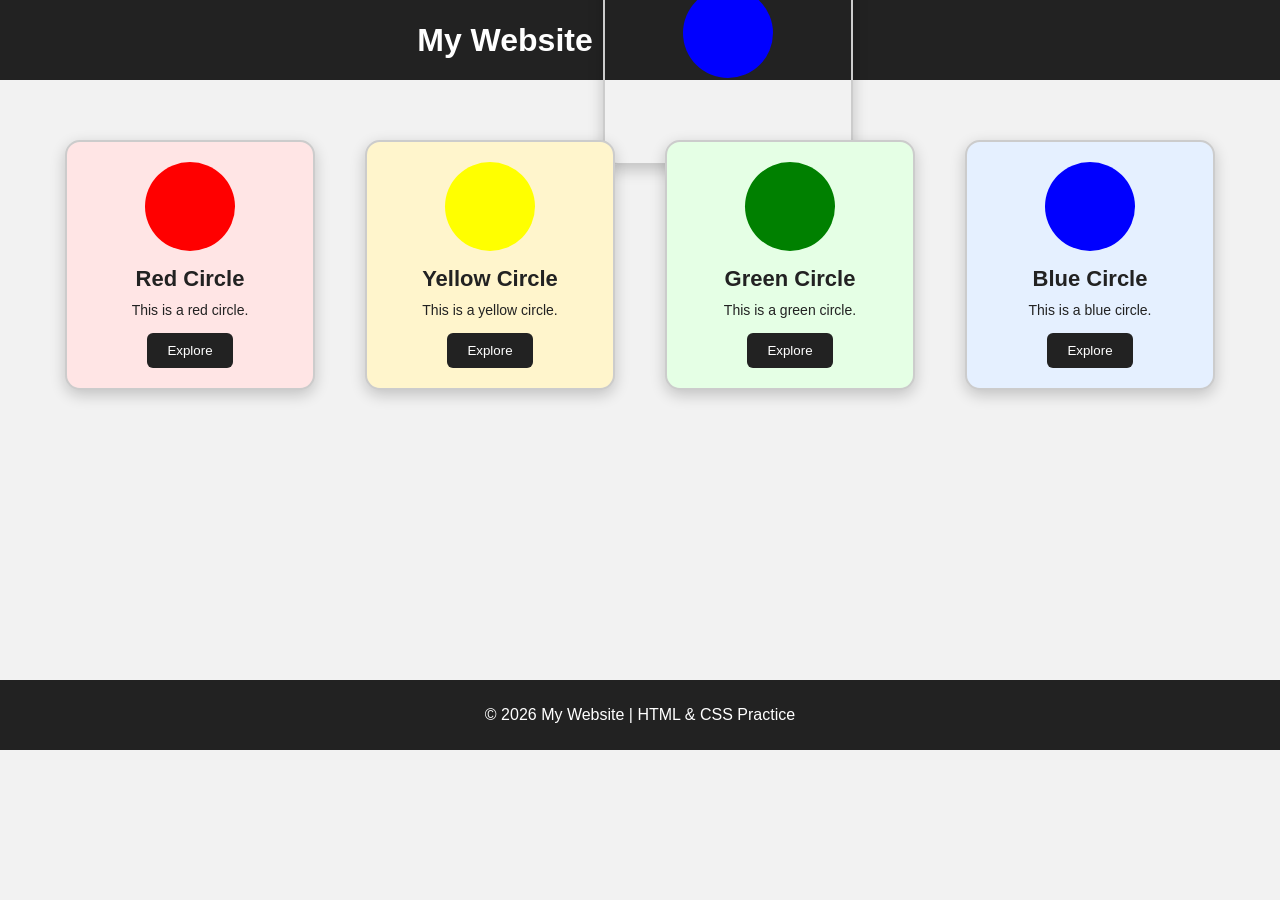
<file: html-practice/gcr-codebase/index.html>
<!DOCTYPE html>
<html lang="en">

<head>
    <meta charset="UTF-8">
    <meta name="viewport" content="width=device-width, initial-scale=1.0">
    <title>My Website</title>

    <style>

        * {
            margin: 0;
            padding: 0;
            box-sizing: border-box;
        }
         .box7{
            width: 50px;
            height: 50px;

            padding: 20px;
            margin: 10px;

            border: 2px solid #ccc;
            border-radius: 15px;

        }

        body {
            font-family: Arial, sans-serif;
            background-color: #f2f2f2;
            color: #222;
        }
       


        /* HEADER */

        header {
            width: 100%;
            height: 80px;
            background-color: #222;

            display: flex;
            justify-content: center;
            align-items: center;

            padding: 20px;
        }

        header h1 {
            color: white;
            font-size: 32px;
        }

        /* MAIN */

        main {
            min-height: 600px;
            padding: 50px 20px;
        }

        /* CONTAINER */

        .container {
            display: flex;
            justify-content: center;
            align-items: center;

            gap: 30px;
            flex-wrap: wrap;
        }

        /* BOX */

        .box {
            width: 250px;
            height: 250px;

            padding: 20px;
            margin: 10px;

            border: 2px solid #ccc;
            border-radius: 15px;

            box-shadow: 0 5px 15px rgba(0, 0, 0, 0.2);

            display: flex;
            flex-direction: column;
            justify-content: center;
            align-items: center;
        }

        .box1 {
            background-color: #ffe5e5;
        }

        .box2 {
            background-color: #fff5cc;
        }

        .box3 {
            background-color: #e5ffe5;
        }

        .box4 {
            background-color: #e5f0ff;
        }

        /* CIRCLE */

        .circle {
            width: 90px;
            height: 90px;

            border-radius: 50%;
            margin-bottom: 15px;
        }

        .red {
            background-color: red;
        }

        .yellow {
            background-color: yellow;
        }

        .green {
            background-color: green;
        }

        .blue {
            background-color: blue;
        }

        /* TEXT */

        .box h3 {
            font-size: 22px;
            margin-bottom: 10px;
        }

        .box p {
            font-size: 14px;
            margin-bottom: 15px;
        }

        /* BUTTON */

        button {
            padding: 10px 20px;

            background-color: #222;
            color: white;

            border: none;
            border-radius: 6px;

            cursor: pointer;
        }

        button:hover {
            background-color: #555;
        }

        /* FOOTER */

        footer {
            width: 100%;
            height: 70px;

            background-color: #222;
            color: white;

            display: flex;
            justify-content: center;
            align-items: center;

            padding: 20px;
        }

        /* RESPONSIVE */

        @media (max-width: 700px) {

            .box {
                width: 90%;
            }

            header h1 {
                font-size: 28px;
            }
        }

    </style>
</head>

<body>

    <!-- HEADER -->

    <header>
        <h1>My Website</h1>
        <div class="box box7">
                <div class="circle blue"></div>
                <!-- <h3>Blue Circle</h3>
                <p>This is a blue circle.</p>
                <button>Explore</button> -->

        </div>
    </header>


    <!-- MAIN -->

    <main>

        <div class="container">

            <div class="box box1">
                <div class="circle red"></div>
                <h3>Red Circle</h3>
                <p>This is a red circle.</p>
                <button>Explore</button>
            </div>

            <div class="box box2">
                <div class="circle yellow"></div>
                <h3>Yellow Circle</h3>
                <p>This is a yellow circle.</p>
                <button>Explore</button>
            </div>

            <div class="box box3">
                <div class="circle green"></div>
                <h3>Green Circle</h3>
                <p>This is a green circle.</p>
                <button>Explore</button>
            </div>

            <div class="box box4">
                <div class="circle blue"></div>
                <h3>Blue Circle</h3>
                <p>This is a blue circle.</p>
                <button>Explore</button>
            </div>

            

    </main>


    <!-- FOOTER -->

    <footer>
        <p>© 2026 My Website | HTML & CSS Practice</p>
    </footer>

</body>

</html>
</file>
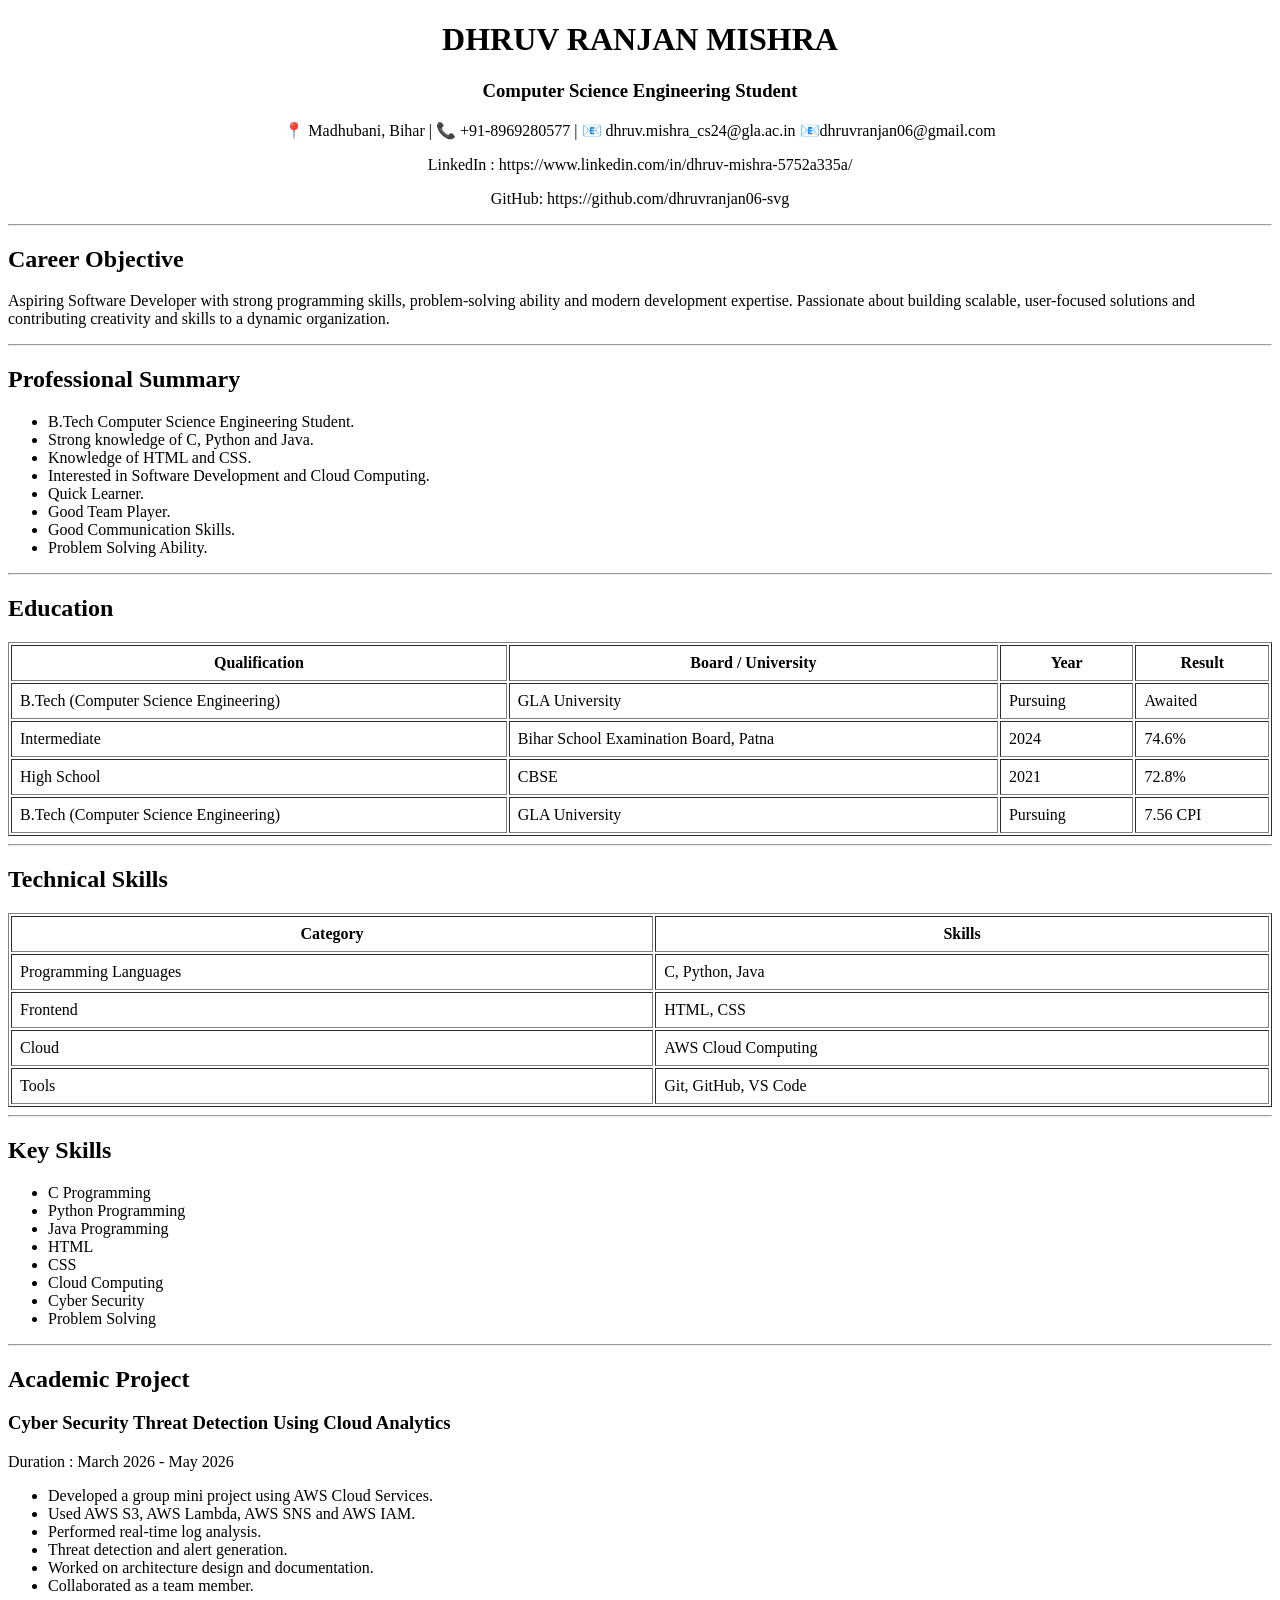
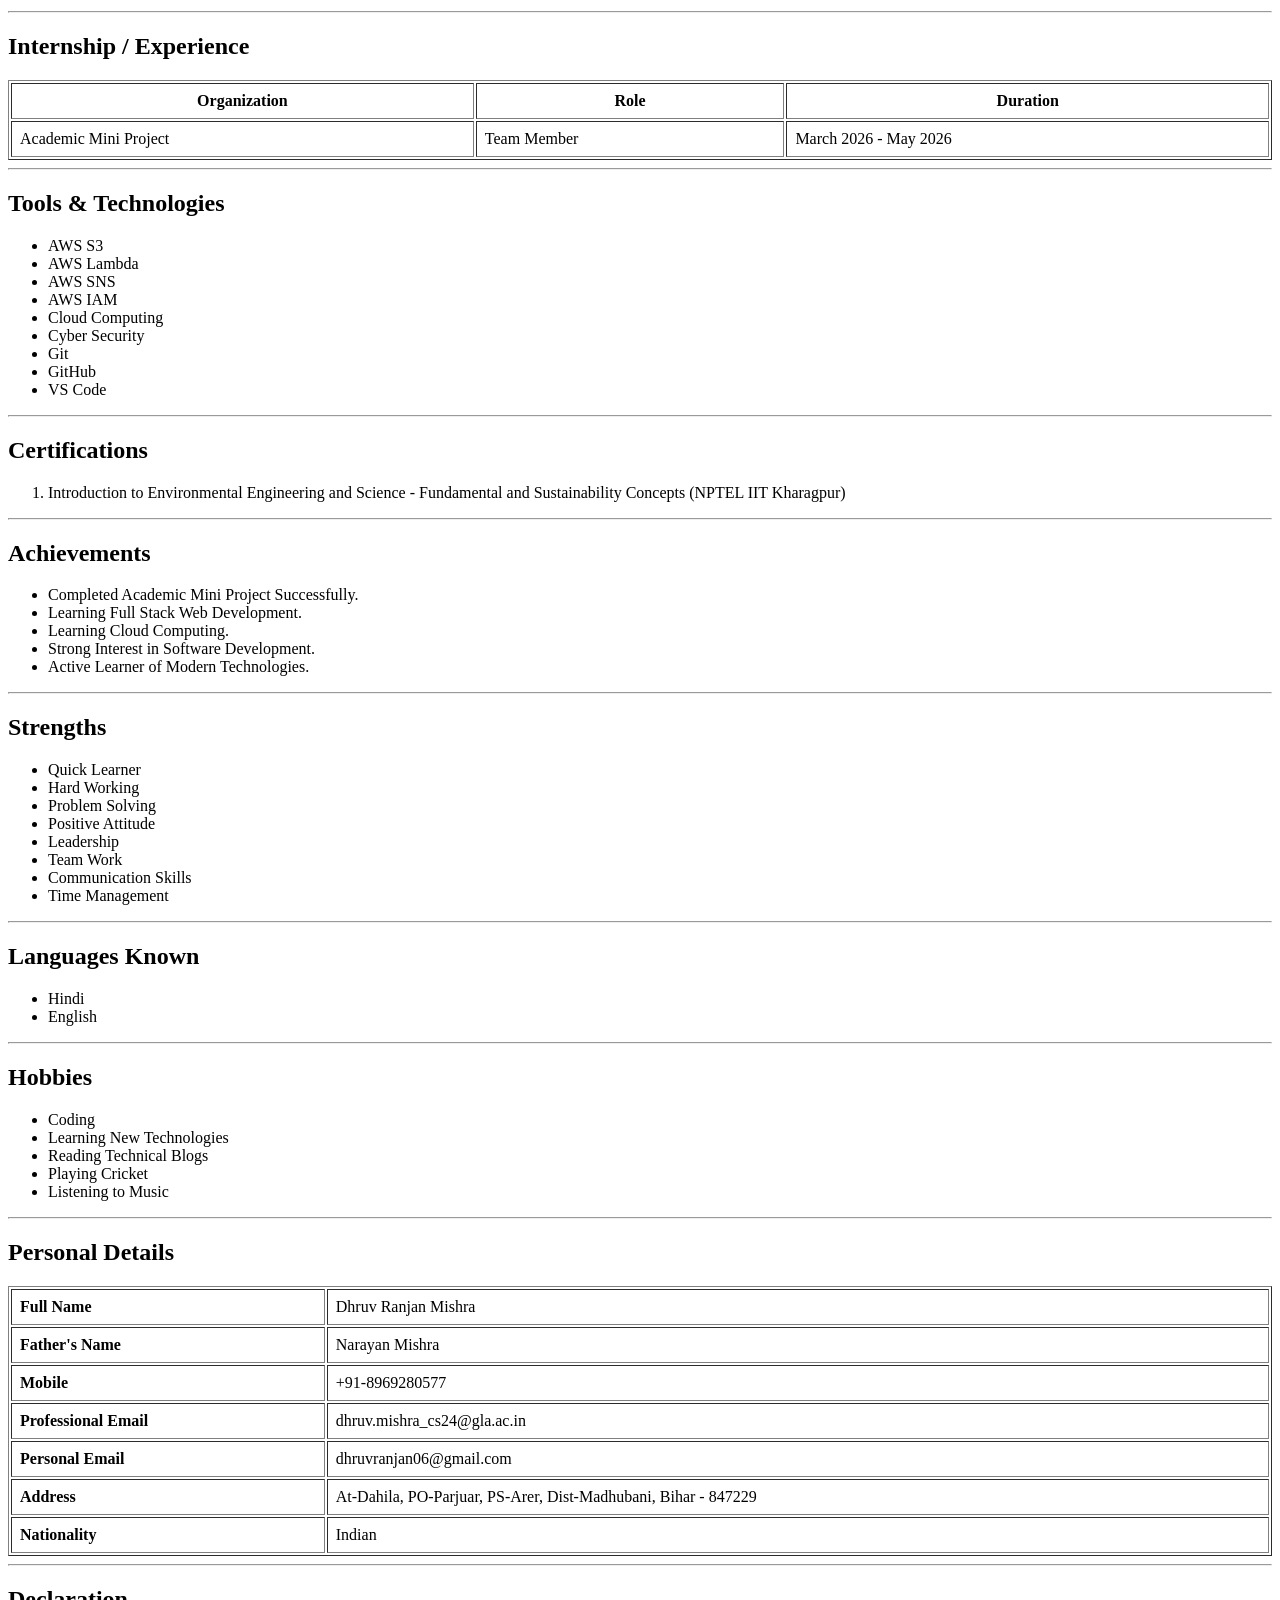
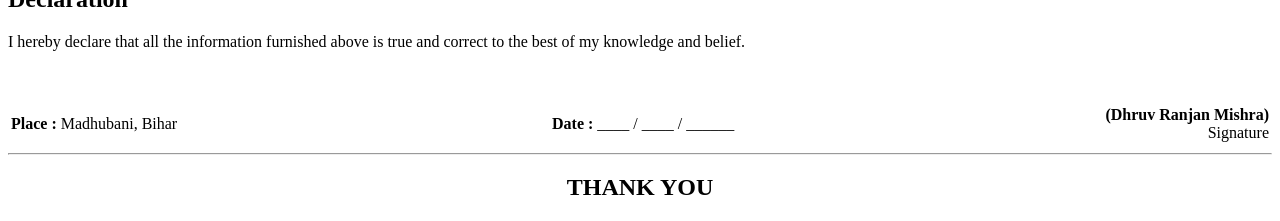
<file: html-practice/gcr-codebase/resume.html>
<!DOCTYPE html>
<html lang="en">

<head>

    <meta charset="UTF-8">

    <meta name="viewport" content="width=device-width, initial-scale=1.0">

    <title>Professional Resume</title>

</head>

<body>

    <center>

        <h1>DHRUV RANJAN MISHRA</h1>

        <h3>Computer Science Engineering Student</h3>

        <p>

            📍 Madhubani, Bihar

            |

            📞 +91-8969280577

            |

            📧 dhruv.mishra_cs24@gla.ac.in
            📧dhruvranjan06@gmail.com
            

        </p>

        <p>

            LinkedIn :

            https://www.linkedin.com/in/dhruv-mishra-5752a335a/

        </p>
         <p>

            GitHub:

           https://github.com/dhruvranjan06-svg
        </p>

    </center>

    <hr>

    <h2>Career Objective</h2>

    <p>

        Aspiring Software Developer with strong programming skills,
        problem-solving ability and modern development expertise.
        Passionate about building scalable, user-focused solutions
        and contributing creativity and skills to a dynamic organization.

    </p>

    <hr>

    <h2>Professional Summary</h2>

    <ul>

        <li>B.Tech Computer Science Engineering Student.</li>

        <li>Strong knowledge of C, Python and Java.</li>

        <li>Knowledge of HTML and CSS.</li>

        <li>Interested in Software Development and Cloud Computing.</li>

        <li>Quick Learner.</li>

        <li>Good Team Player.</li>

        <li>Good Communication Skills.</li>

        <li>Problem Solving Ability.</li>

    </ul>

    <hr>

    <h2>Education</h2>

    <table border="1" width="100%" cellpadding="8">

        <tr>

            <th>Qualification</th>

            <th>Board / University</th>

            <th>Year</th>

            <th>Result</th>

        </tr>

        <tr>

            <td>B.Tech (Computer Science Engineering)</td>

            <td>GLA University</td>

            <td>Pursuing</td>

            <td>Awaited</td>

        </tr>

        <tr>

            <td>Intermediate</td>

            <td>Bihar School Examination Board, Patna</td>

            <td>2024</td>

            <td>74.6%</td>

        </tr>

        <tr>

            <td>High School</td>

            <td>CBSE</td>

            <td>2021</td>

            <td>72.8%</td>

        </tr>
        <tr>

    <td>B.Tech (Computer Science Engineering)</td>

    <td>GLA University</td>

    <td>Pursuing</td>

    <td>7.56 CPI</td>

</tr>

    </table>

    <hr>

    <h2>Technical Skills</h2>

    <table border="1" width="100%" cellpadding="8">

        <tr>

            <th>Category</th>

            <th>Skills</th>

        </tr>

        <tr>

            <td>Programming Languages</td>

            <td>C, Python, Java</td>

        </tr>

        <tr>

            <td>Frontend</td>

            <td>HTML, CSS</td>

        </tr>

        <tr>

            <td>Cloud</td>

            <td>AWS Cloud Computing</td>

        </tr>

        <tr>

            <td>Tools</td>

            <td>Git, GitHub, VS Code</td>

        </tr>

    </table>

    <hr>

    <h2>Key Skills</h2>

    <ul>

        <li>C Programming</li>

        <li>Python Programming</li>

        <li>Java Programming</li>

        <li>HTML</li>

        <li>CSS</li>

        <li>Cloud Computing</li>

        <li>Cyber Security</li>

        <li>Problem Solving</li>

    </ul>

    <hr>

    <h2>Academic Project</h2>

    <h3>Cyber Security Threat Detection Using Cloud Analytics</h3>

    <p>

        Duration : March 2026 - May 2026

    </p>

    <ul>

        <li>Developed a group mini project using AWS Cloud Services.</li>

        <li>Used AWS S3, AWS Lambda, AWS SNS and AWS IAM.</li>

        <li>Performed real-time log analysis.</li>

        <li>Threat detection and alert generation.</li>

        <li>Worked on architecture design and documentation.</li>

        <li>Collaborated as a team member.</li>

    </ul>

    <hr>
    
    <h2>Internship / Experience</h2>

    <table border="1" width="100%" cellpadding="8">

        <tr>

            <th>Organization</th>

            <th>Role</th>

            <th>Duration</th>

        </tr>

        <tr>

            <td>Academic Mini Project</td>

            <td>Team Member</td>

            <td>March 2026 - May 2026</td>

        </tr>

    </table>

    <hr>

    <h2>Tools & Technologies</h2>

    <ul>

        <li>AWS S3</li>

        <li>AWS Lambda</li>

        <li>AWS SNS</li>

        <li>AWS IAM</li>

        <li>Cloud Computing</li>

        <li>Cyber Security</li>

        <li>Git</li>

        <li>GitHub</li>

        <li>VS Code</li>

    </ul>

    <hr>

    <h2>Certifications</h2>

    <ol>

        <li>
            Introduction to Environmental Engineering and Science -
            Fundamental and Sustainability Concepts (NPTEL IIT Kharagpur)
        </li>

    </ol>

    <hr>

    <h2>Achievements</h2>

    <ul>

        <li>Completed Academic Mini Project Successfully.</li>

        <li>Learning Full Stack Web Development.</li>

        <li>Learning Cloud Computing.</li>

        <li>Strong Interest in Software Development.</li>

        <li>Active Learner of Modern Technologies.</li>

    </ul>

    <hr>

    <h2>Strengths</h2>

    <ul>

        <li>Quick Learner</li>

        <li>Hard Working</li>

        <li>Problem Solving</li>

        <li>Positive Attitude</li>

        <li>Leadership</li>

        <li>Team Work</li>

        <li>Communication Skills</li>

        <li>Time Management</li>

    </ul>

    <hr>

    <h2>Languages Known</h2>

    <ul>

        <li>Hindi</li>

        <li>English</li>

    </ul>

    <hr>

    <h2>Hobbies</h2>

    <ul>

        <li>Coding</li>

        <li>Learning New Technologies</li>

        <li>Reading Technical Blogs</li>

        <li>Playing Cricket</li>

        <li>Listening to Music</li>

    </ul>

    <hr>

    <h2>Personal Details</h2>

    <table border="1" width="100%" cellpadding="8">

        <tr>

            <td><b>Full Name</b></td>

            <td>Dhruv Ranjan Mishra</td>

        </tr>

        <tr>

            <td><b>Father's Name</b></td>

            <td>Narayan Mishra</td>

        </tr>

        <tr>

            <td><b>Mobile</b></td>

            <td>+91-8969280577</td>

        </tr>

        <tr>

            <td><b>Professional Email</b></td>

            <td>dhruv.mishra_cs24@gla.ac.in</td>

        </tr>

        <tr>

            <td><b>Personal Email</b></td>

            <td>dhruvranjan06@gmail.com</td>

        </tr>

        <tr>

            <td><b>Address</b></td>

            <td>
                At-Dahila, PO-Parjuar,
                PS-Arer,
                Dist-Madhubani,
                Bihar - 847229
            </td>

        </tr>

        <tr>

            <td><b>Nationality</b></td>

            <td>Indian</td>

        </tr>

    </table>

    <hr>

    <h2>Declaration</h2>

    <p>

        I hereby declare that all the information furnished above is true
        and correct to the best of my knowledge and belief.

    </p>

    <br><br>

    <table width="100%">

        <tr>

            <td>

                <b>Place :</b> Madhubani, Bihar

            </td>

            <td align="center">

                <b>Date :</b> ____ / ____ / ______

            </td>

            <td align="right">

                <b>(Dhruv Ranjan Mishra)</b>

                <br>

                Signature

            </td>

        </tr>

    </table>

    <hr>

    <center>

        <h2>THANK YOU</h2>

    </center>

</body>

</html>
</file>
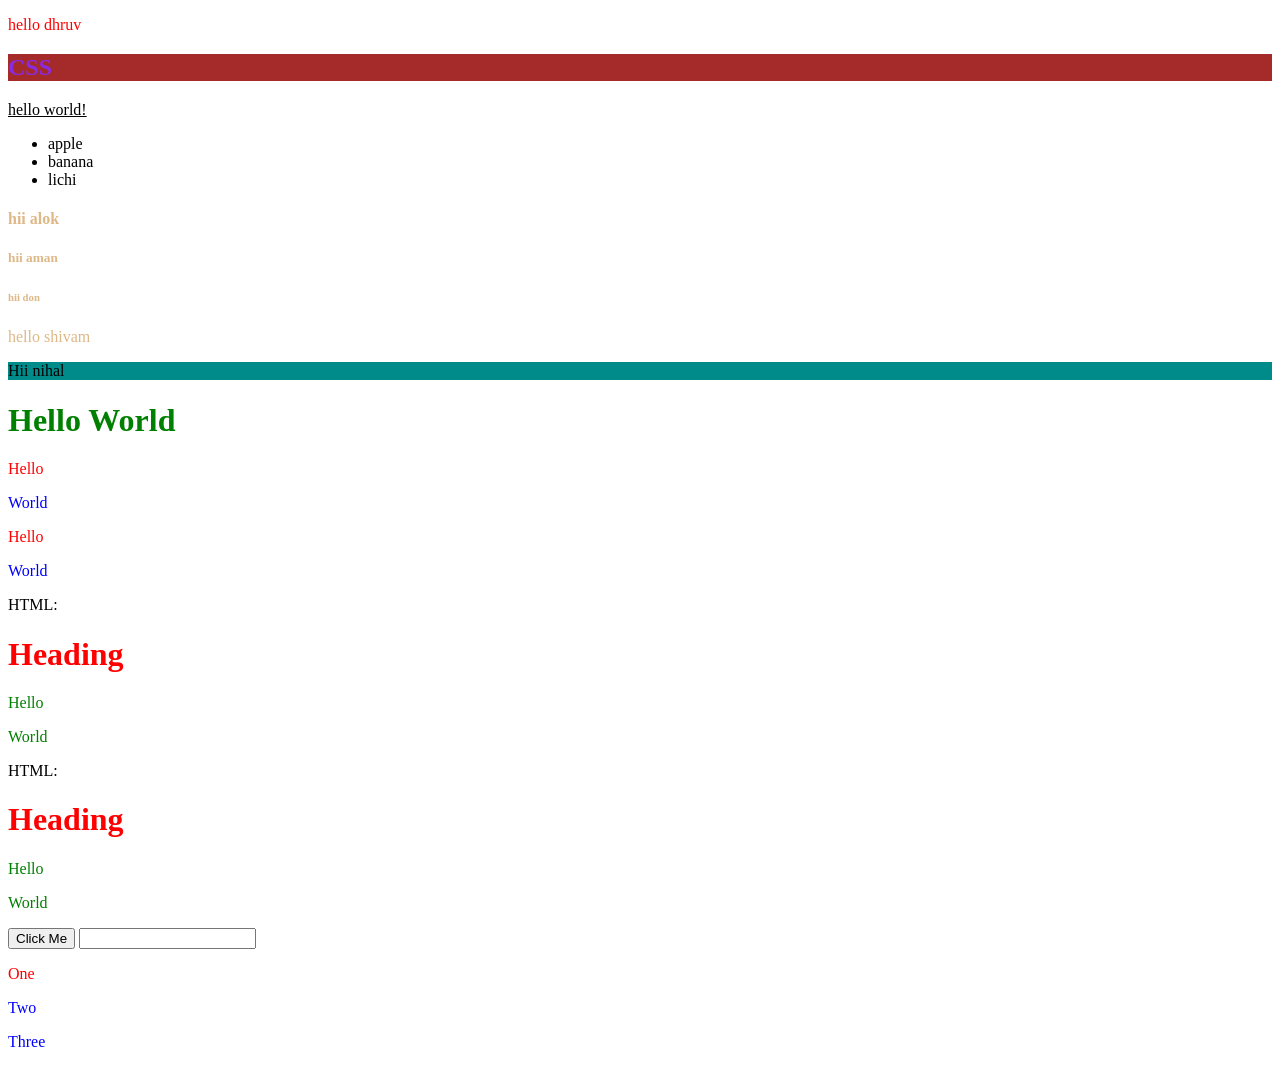
<file: css-practice/gcr-codebase/css-basics/css_unit.html>
<!DOCTYPE html>
<html lang="en">

<head>
    <meta charset="UTF-8">
    <meta name="viewport" content="width=device-width, initial-scale=1.0">

    <title>CSS Units Practice</title>

     <link rel="stylesheet" href="basic.css"> 


     <!-- internal css-->
<!-- head tag ke andar with the help of style tag -->

     <style>
/* p{
    color: aqua;
    background-color: beige;
} */
     </style>
</head>


<body>
    <!-- inline css -->
    <!-- <h1 style="color: blue;background-color: red;"> hello world!</h1> -->

    <p> hello dhruv</p>

 <h2>  CSS</h2>
 
 <a href="">hello world!</a>
 <ul> 
    <li>
        apple
    </li>
    <li>
        banana
    </li>
    <li>
        lichi
    </li>
 </ul>

<h4 class="hello"> 
    hii alok
</h4> 
    
<h5 class="hello"> 
    hii aman
</h5>
<h6 class="hello"> 
    hii don
</h6>
<p class="hello"> hello shivam</p>

<p id="nihal"> Hii nihal</p>
  <h1 id="title" class="heading">Hello World</h1>
  <!-- Combinator ka use HTML elements ke relationship ke according CSS lagane ke liye hota hai.

Main 4 combinators hain:

→ Descendant
> → Child
+ → Adjacent Sibling
~ → General Sibling -->
<!-- 1. Descendant Combinator — space -->
<div>
    <p>Hello</p>
    <section>
        <p>World</p>
    </section>
</div>
<!-- child combinators -->
<div>
    <p>Hello</p>
    <section>
        <p>World</p>
    </section>
</div>

<!-- Adjacent Sibling — + -->

HTML:

<h1>Heading</h1>
<p>Hello</p>
<p>World</p>



<!-- 4. General Sibling — ~ -->

HTML:

<h1>Heading</h1>
<p>Hello</p>
<p>World</p>


<!-- pseudo class -->
 <button>Click Me</button>

 <input type="text">

 <div>
    <p>One</p>
    <p>Two</p>
    <p>Three</p>
</div>


    </body>
</html>
</file>
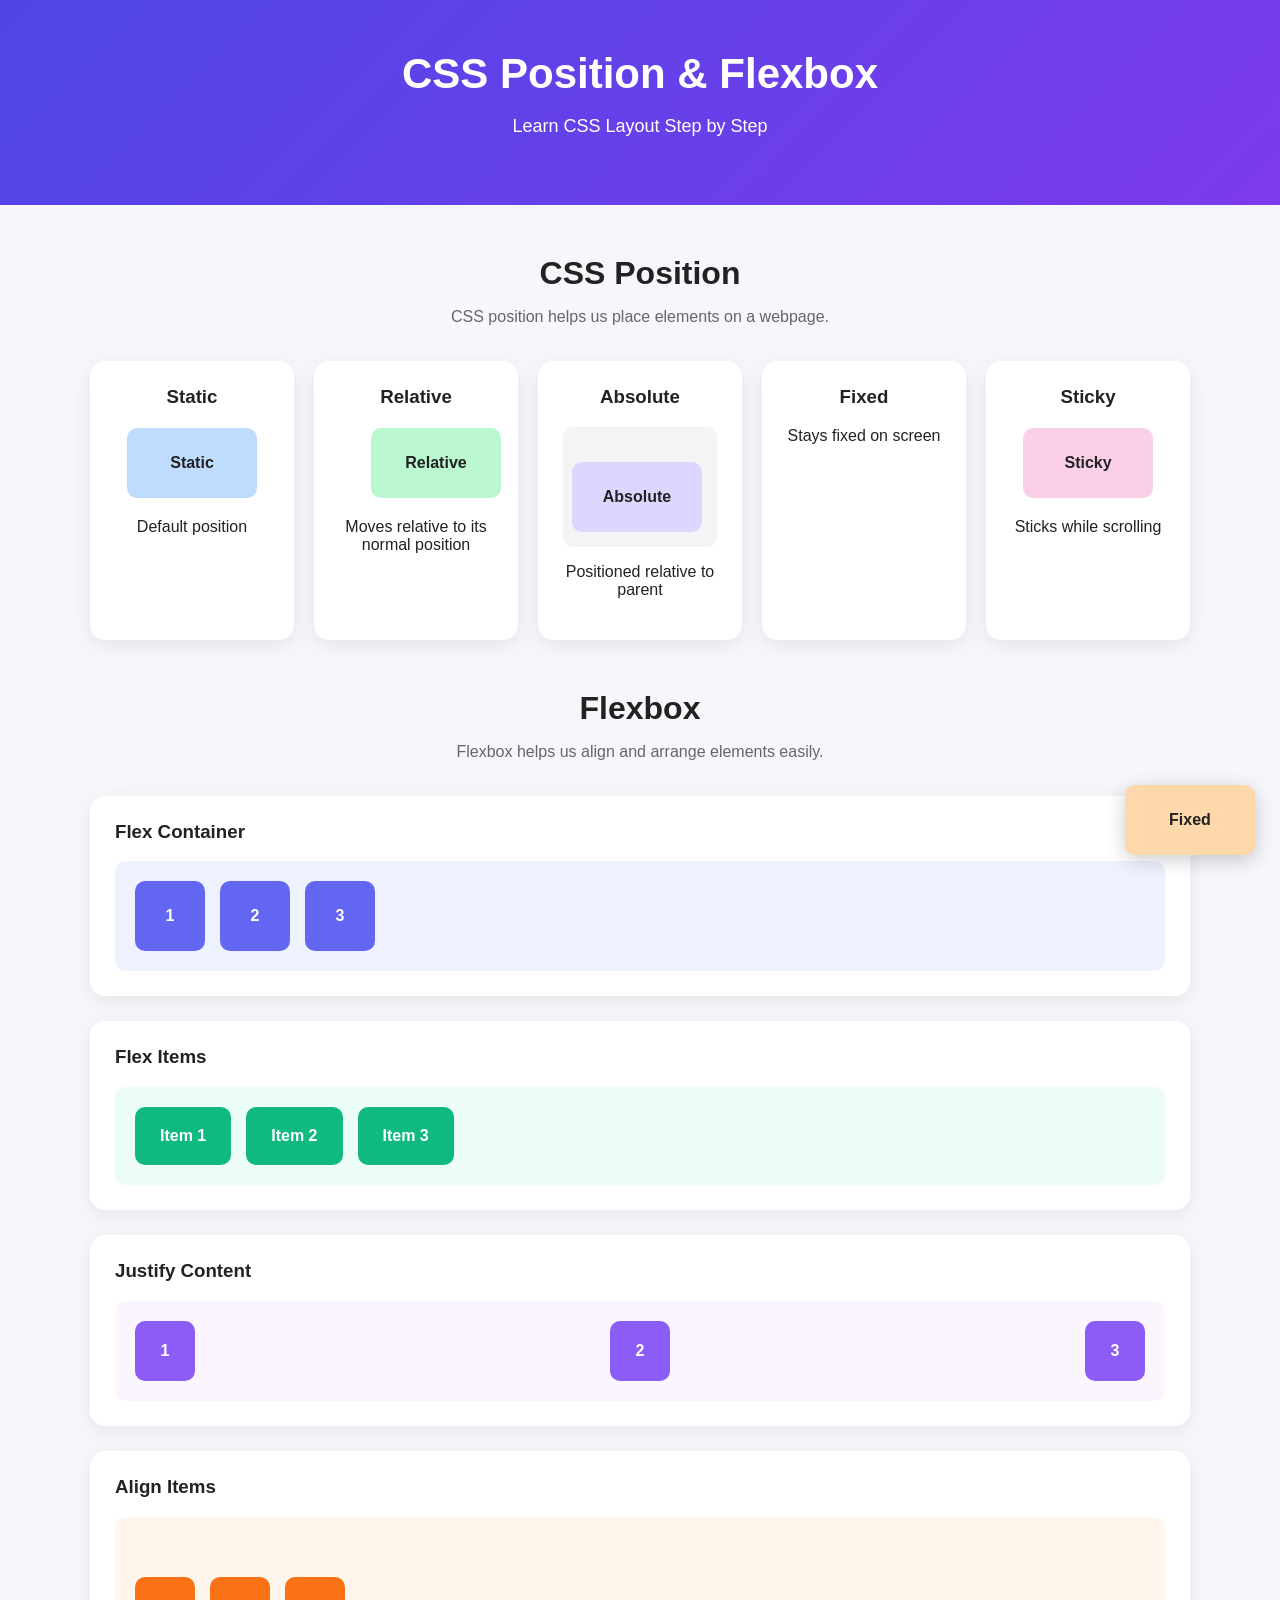
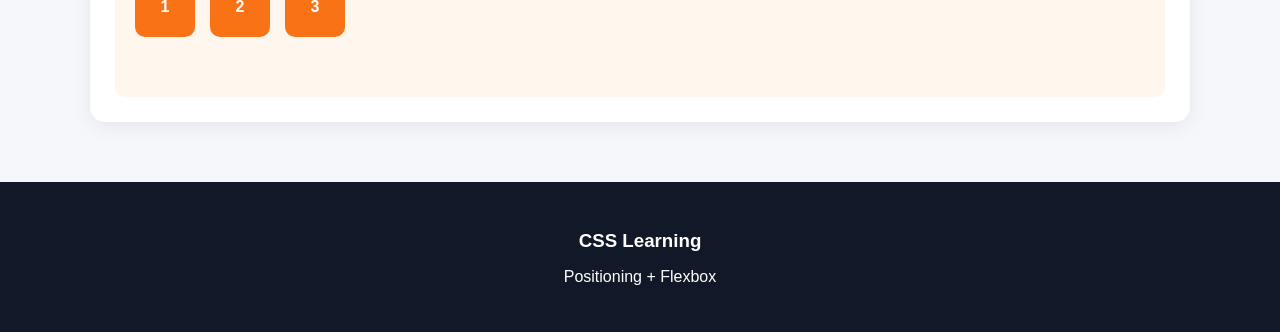
<file: css-practice/gcr-codebase/positioning/inde.html>
<!DOCTYPE html>
<html lang="en">

<head>
    <meta charset="UTF-8">
    <meta name="viewport" content="width=device-width, initial-scale=1.0">

    <title>CSS Position & Flexbox</title>

    <link rel="stylesheet" href="index.css">
</head>

<body>

    <!-- =========================
         HEADER
         ========================= -->

    <header>
        <h1>CSS Position & Flexbox</h1>
        <p>Learn CSS Layout Step by Step</p>
    </header>


    <!-- =========================
         CSS POSITION
         ========================= -->

    <section>

        <h2>CSS Position</h2>

        <p class="description">
            CSS position helps us place elements on a webpage.
        </p>

        <div class="position-container">

            <div class="position-card">
                <h3>Static</h3>

                <div class="demo static">
                    Static
                </div>

                <p>Default position</p>
            </div>


            <div class="position-card">
                <h3>Relative</h3>

                <div class="demo relative">
                    Relative
                </div>

                <p>Moves relative to its normal position</p>
            </div>


            <div class="position-card">
                <h3>Absolute</h3>

                <div class="absolute-parent">

                    <div class="demo absolute">
                        Absolute
                    </div>

                </div>

                <p>Positioned relative to parent</p>
            </div>


            <div class="position-card">
                <h3>Fixed</h3>

                <div class="demo fixed-demo">
                    Fixed
                </div>

                <p>Stays fixed on screen</p>
            </div>


            <div class="position-card">

                <h3>Sticky</h3>

                <div class="demo sticky-demo">
                    Sticky
                </div>

                <p>Sticks while scrolling</p>

            </div>

        </div>

    </section>


    <!-- =========================
         FLEXBOX
         ========================= -->

    <section>

        <h2>Flexbox</h2>

        <p class="description">
            Flexbox helps us align and arrange elements easily.
        </p>


        <!-- FLEX CONTAINER -->

        <div class="topic">

            <h3>Flex Container</h3>

            <div class="flex-container">

                <div>1</div>
                <div>2</div>
                <div>3</div>

            </div>

        </div>


        <!-- FLEX ITEMS -->

        <div class="topic">

            <h3>Flex Items</h3>

            <div class="flex-items">

                <div>Item 1</div>
                <div>Item 2</div>
                <div>Item 3</div>

            </div>

        </div>


        <!-- JUSTIFY CONTENT -->

        <div class="topic">

            <h3>Justify Content</h3>

            <div class="justify-container">

                <div>1</div>
                <div>2</div>
                <div>3</div>

            </div>

        </div>


        <!-- ALIGN ITEMS -->

        <div class="topic">

            <h3>Align Items</h3>

            <div class="align-container">

                <div>1</div>
                <div>2</div>
                <div>3</div>

            </div>

        </div>

    </section>


    <!-- =========================
         FOOTER
         ========================= -->

    <footer>

        <h3>CSS Learning</h3>

        <p>
            Positioning + Flexbox
        </p>

    </footer>


</body>

</html>
</file>
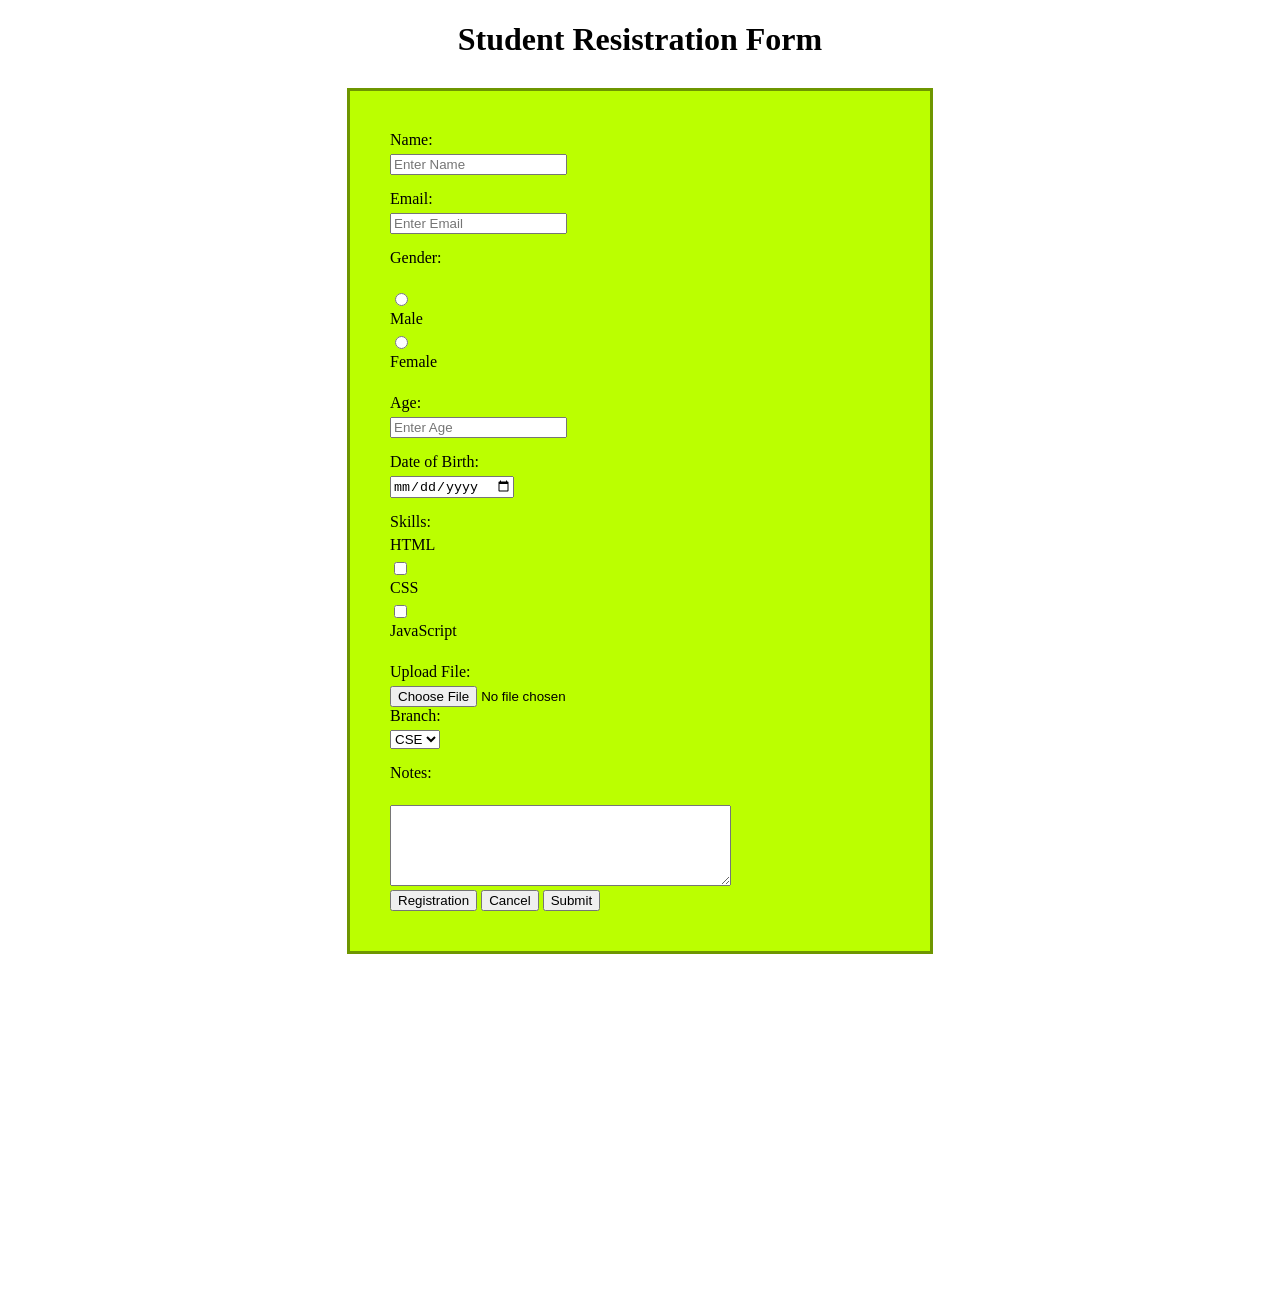
<file: html-practice/gcr-codebase/forms/forms.html>
<!DOCTYPE html>
<html>
<head>
    <title>Basic Form</title>
</head>

<body>

    <h1>    Student  Resistration  Form</h1>
    <style>
        h1 {
        text-align: center;
    }
    form {
        width: 500px;
        background-color: rgb(187, 255, 0);
        border: 3px solid rgba(0, 0, 0, 0.411); 
        margin: 30px auto;
        padding: 40px;
    }
     label {
        display: block;
        margin-bottom: 5px;
    }

    
input[type="text"],
input[type="email"],
input[type="number"],
input[type="date"],
input[type="tel"],
select {
    margin-bottom: 15px;
}

</style>

    <form>

        <!-- Name -->
        <label for="name">Name:</label>
        <input type="text" id="name" name="name" placeholder="Enter Name">

        <br>

        <!-- Email -->
        <label for="email">Email:</label>
        <input type="email" id="email" name="email" placeholder="Enter Email">

        <br>

        <!-- Gender -->
        <label>Gender:</label>
        <br>

        <input type="radio" id="male" name="gender" value="Male">
        <label for="male">Male</label>

        <input type="radio" id="female" name="gender" value="Female">
        <label for="female">Female</label>

        <br>

        <!-- Age -->
        <label for="age">Age:</label>
        <input type="number" id="age" name="age" placeholder="Enter Age">

        <br>
        <label for="dob">Date of Birth:</label>
        <input type="date" id="dob" name="dob">

        <br>

        <label>Skills:</label

<input type="checkbox" id="html" name="skill" value="HTML">
<label for="html">HTML</label>

<input type="checkbox" id="css" name="skill" value="CSS">
<label for="css">CSS</label>

<input type="checkbox" id="js" name="skill" value="JavaScript">
<label for="js">JavaScript</label>

<br>
<label for="file">Upload File:</label>
<input type="file" id="file" name="file">
<br>
<label for="branch">Branch:</label>

<select id="branch" name="branch">
    <option value="CSE">CSE</option>
    <option value="ECE">ECE</option>
    <option value="ME">ME</option>
    <option value="CE">CE</option>
    <option value="EE">EE</option>
</select>
<br>
<!-- Notes -->
<label for="notes">Notes:</label>
<br>

<textarea
    id="notes"
    name="notes"
    rows="5"
    cols="40">
</textarea>

<br>

<input type="button" value="Registration">

<input type="reset" value="Cancel">

<input type="submit" value="Submit"> 
        
    </form>
    <iframe width="560" height="315" src="https://www.youtube.com/embed/ESnrn1kAD4E?si=xYPHsIDj3gxTyVEu" title="YouTube video player" frameborder="0" allow="accelerometer; autoplay; clipboard-write; encrypted-media; gyroscope; picture-in-picture; web-share" referrerpolicy="strict-origin-when-cross-origin" allowfullscreen></iframe>
</html>
</file>
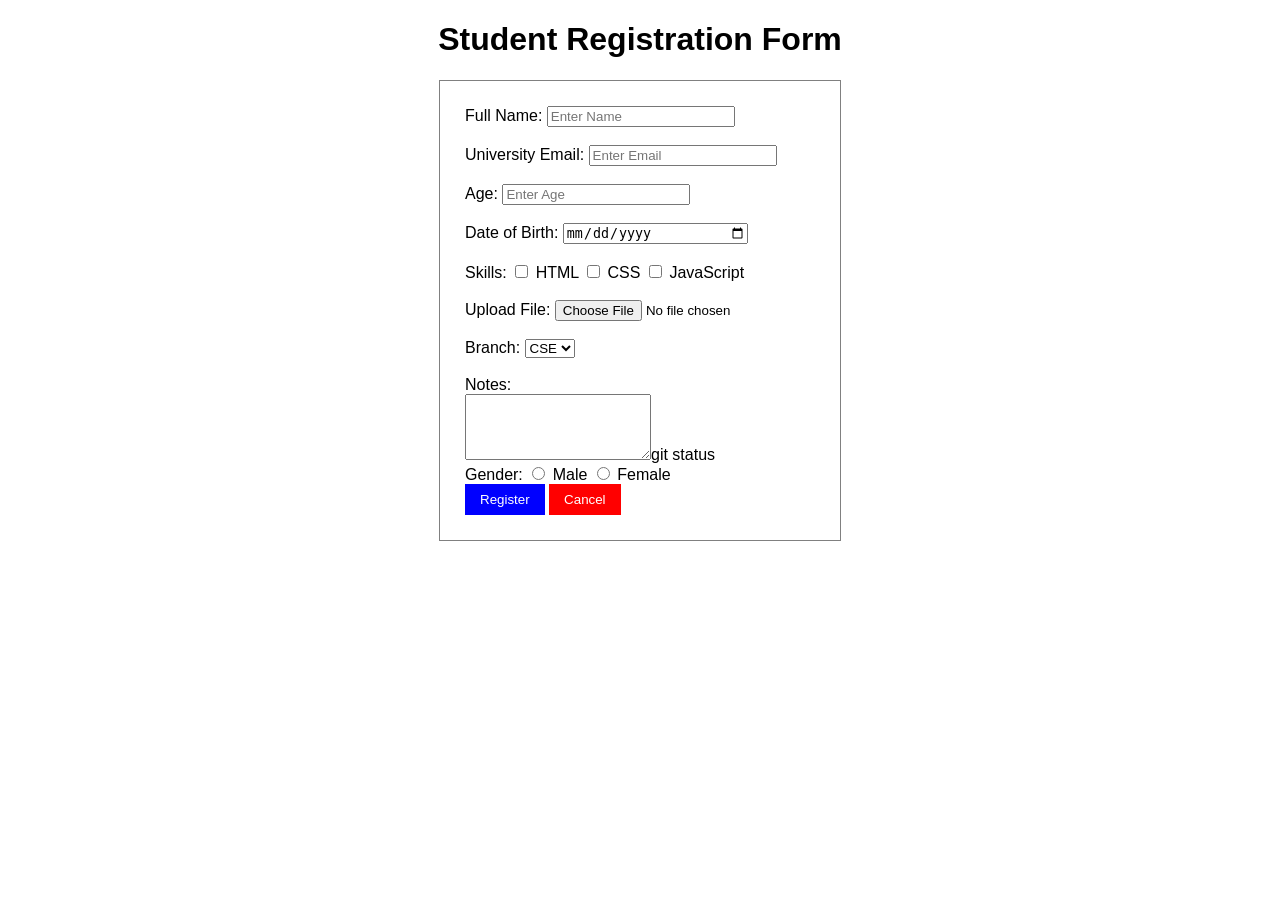
<file: html-practice/gcr-codebase/forms/studentregistrationform.html>
<!DOCTYPE html>
<html>

<head>
    <title>Student Registration Form</title>

    <style>

        body {
            font-family: Arial;
        }

        h1 {
            text-align: center;
        }

        form {
            width: 350px;
            margin: 20px auto;
            padding: 25px;
            border: 1px solid gray;
        }

        input[type="text"],
        input[type="email"],
        input[type="number"],
        input[type="date"] {
            width: 180px;
        }

        textarea {
            width: 180px;
            height: 60px;
        }

        .register {
            background-color: blue;
            color: white;
            border: none;
            padding: 8px 15px;
        }

        .cancel {
            background-color: red;
            color: white;
            border: none;
            padding: 8px 15px;
        }
        

    </style>
</head>

<body>

    <h1>Student Registration Form</h1>

    <form>

        <!-- Full Name -->
        <label for="name">Full Name:</label>
        <input type="text" id="name" placeholder="Enter Name">

        <br><br>

        <!-- University Email -->
        <label for="email">University Email:</label>
        <input type="email" id="email" placeholder="Enter Email">

        <br><br>

        <!-- Age -->
        <label for="age">Age:</label>
        <input type="number" id="age" placeholder="Enter Age">

        <br><br>

        <!-- Date of Birth -->
        <label for="dob">Date of Birth:</label>
        <input type="date" id="dob">

        <br><br>

        <!-- Skills -->
        <label>Skills:</label>

        <input type="checkbox" id="html">
        <label for="html">HTML</label>

        <input type="checkbox" id="css">
        <label for="css">CSS</label>

        <input type="checkbox" id="js">
        <label for="js">JavaScript</label>

        <br><br>

        <!-- Upload File -->
        <label for="file">Upload File:</label>
        <input type="file" id="file">

        <br><br>

        <!-- Branch -->
        <label for="branch">Branch:</label>

        <select id="branch">
            <option>CSE</option>
            <option>ECE</option>
            <option>ME</option>
            <option>CE</option>
        </select>

        <br><br>

        <!-- Notes -->
        <label for="notes">Notes:</label>
        <br>

        <textarea id="notes"></textarea>git status

        <br>
        <label>Gender:</label>

<input type="radio" id="male" name="gender" value="Male">
<label for="male">Male</label>

<input type="radio" id="female" name="gender" value="Female">
<label for="female">Female</label>
<br>

        <!-- Buttons -->
        <input type="button" value="Register" class="register">

        <input type="reset" value="Cancel" class="cancel">

    </form>

</body>

</html>
</file>
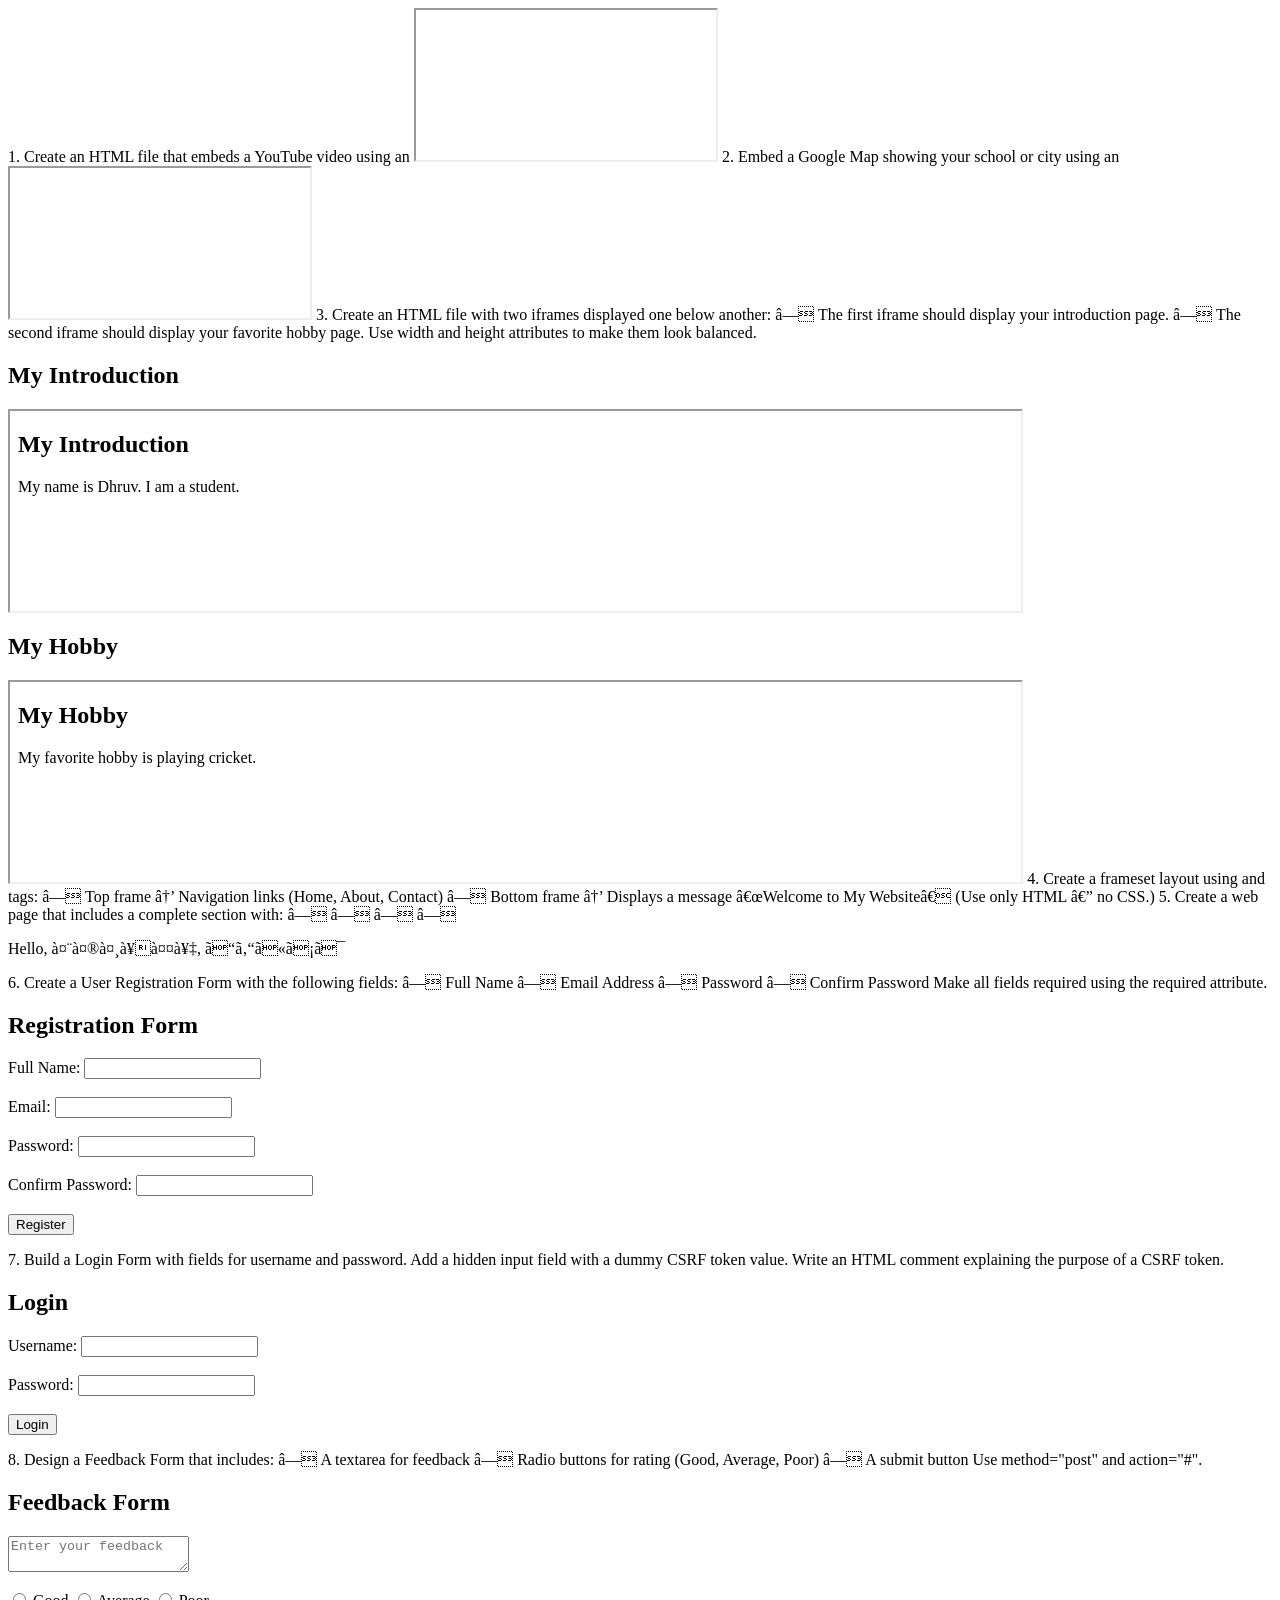
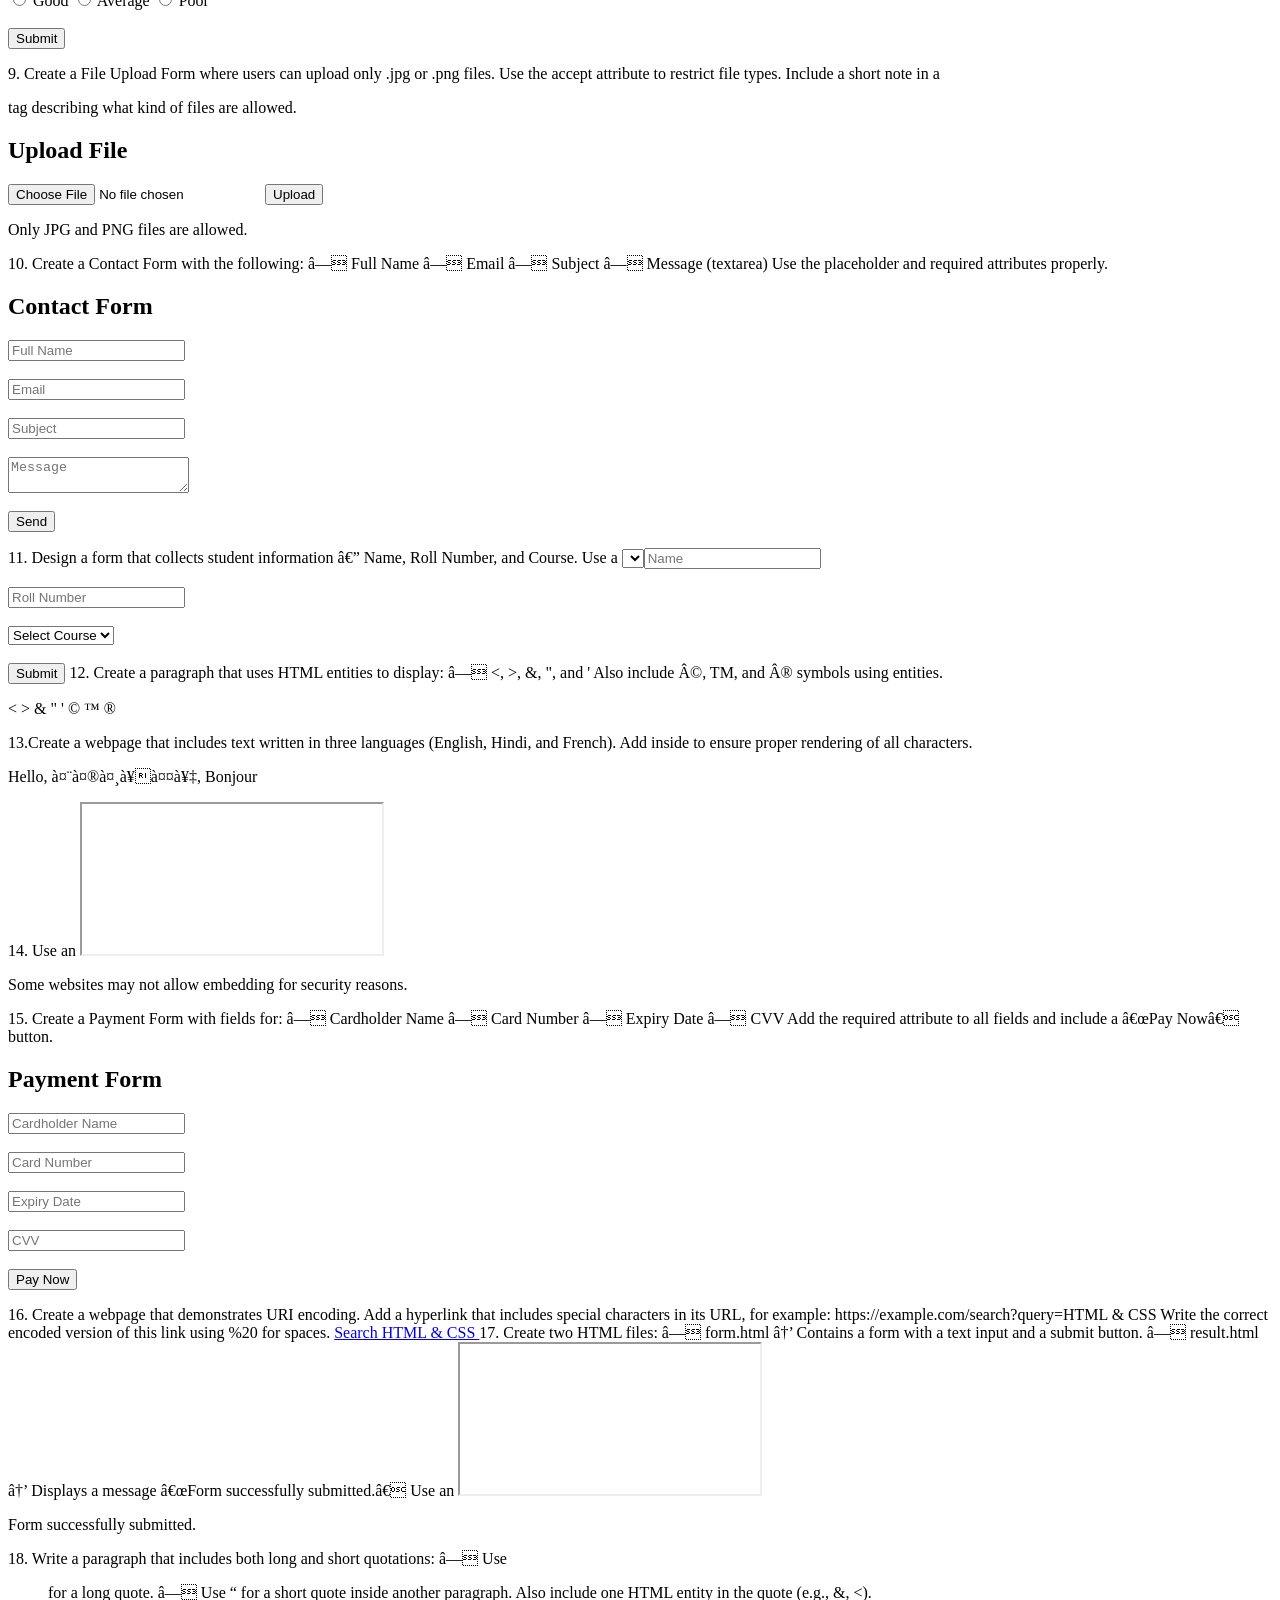
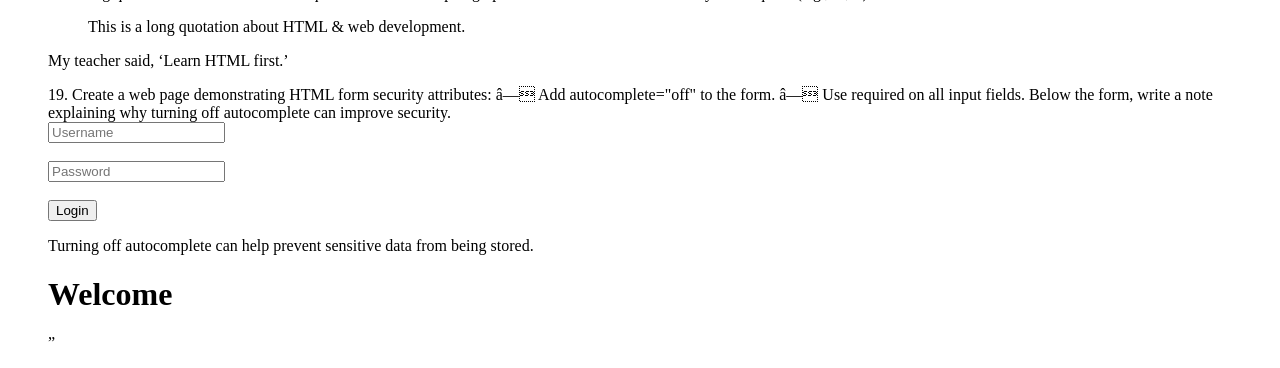
<file: html-practice/gcr-codebase/iframes/assignment3.html>
1. Create an HTML file that embeds a YouTube video using an <iframe>.
Set the width and height using only percentage values (not pixels) to make it adjust when
resizing the browser.

<!DOCTYPE html>
<html>
<head>
    <title>YouTube Video</title>
</head>
<body>

<h2>My YouTube Video</h2>

<iframe width="80%" height="50%"
src="https://www.youtube.com/embed/dQw4w9WgXcQ">
</iframe>

</body>
</html>


 2. Embed a Google Map showing your school or city using an <iframe>.
Use title, width, height, and loading="lazy" attributes. Add a comment explaining
what the loading attribute does.

<!DOCTYPE html>
<html>
<head>
    <title>My City Map</title>
</head>
<body>

<h2>My City</h2>

<!-- loading="lazy" loads the map only when it is needed -->
<iframe
    src="https://www.google.com/maps?q=Delhi&output=embed"
    title="Google Map of Delhi"
    width="600"
    height="450"
    loading="lazy">
</iframe>

</body>
</html>



3. Create an HTML file with two iframes displayed one below another:
● The first iframe should display your introduction page.
● The second iframe should display your favorite hobby page.
Use width and height attributes to make them look balanced.

<!DOCTYPE html>
<html>
<head>
    <title>My Pages</title>
</head>
<body>

<h2>My Introduction</h2>
<iframe srcdoc="<h2>My Introduction</h2><p>My name is Dhruv. I am a student.</p>" width="80%" height="200"></iframe>

<h2>My Hobby</h2>
<iframe srcdoc="<h2>My Hobby</h2><p>My favorite hobby is playing cricket.</p>" width="80%" height="200"></iframe>

</body>
</html>



4. Create a frameset layout using <frameset> and <frame> tags:
● Top frame → Navigation links (Home, About, Contact)
● Bottom frame → Displays a message “Welcome to My Website”
(Use only HTML — no CSS.)

<!DOCTYPE html>
<html>
<head>
    <title>My Website</title>
</head>

<frameset rows="30%,70%">
    <frame src="navigation.html">
    <frame src="message.html">
</frameset>

</html>




5. Create a web page that includes a complete <head> section with:
● <meta charset="UTF-8">
● <meta name="author">
● <meta name="viewport" content="width=device-width,
initial-scale=1.0">
● <title>
Below, add a paragraph with English, Hindi, and Japanese text to verify UTF-8 encoding.

<!DOCTYPE html>
<html>
<head>
    <meta charset="UTF-8">
    <meta name="author" content="Dhruv">
    <meta name="viewport" content="width=device-width, initial-scale=1.0">
    <title>UTF-8 Example</title>
</head>
<body>

<p>Hello, नमस्ते, こんにちは</p>

</body>
</html>





6. Create a User Registration Form with the following fields:
● Full Name
● Email Address
● Password

● Confirm Password
Make all fields required using the required attribute.
<!DOCTYPE html>
<html>
<body>

<h2>Registration Form</h2>

<form>
    Full Name: <input type="text" required><br><br>
    Email: <input type="email" required><br><br>
    Password: <input type="password" required><br><br>
    Confirm Password: <input type="password" required><br><br>
    <input type="submit" value="Register">
</form>

</body>
</html>
7. Build a Login Form with fields for username and password.
Add a hidden input field with a dummy CSRF token value.
Write an HTML comment explaining the purpose of a CSRF token.
<!DOCTYPE html>
<html>
<body>

<h2>Login</h2>

<form>
    Username: <input type="text" required><br><br>
    Password: <input type="password" required><br><br>

    <!-- CSRF token helps protect the form from unauthorized requests -->
    <input type="hidden" name="csrf" value="12345">

    <input type="submit" value="Login">
</form>

</body>
</html>

8. Design a Feedback Form that includes:
● A textarea for feedback
● Radio buttons for rating (Good, Average, Poor)
● A submit button
Use method="post" and action="#".
<!DOCTYPE html>
<html>
<body>

<h2>Feedback Form</h2>

<form method="post" action="#">
    <textarea placeholder="Enter your feedback"></textarea><br><br>

    <input type="radio" name="rating"> Good
    <input type="radio" name="rating"> Average
    <input type="radio" name="rating"> Poor
    <br><br>

    <input type="submit" value="Submit">
</form>

</body>
</html>

9. Create a File Upload Form where users can upload only .jpg or .png files.
Use the accept attribute to restrict file types.
Include a short note in a <p> tag describing what kind of files are allowed.
<!DOCTYPE html>
<html>
<body>

<h2>Upload File</h2>

<form>
    <input type="file" accept=".jpg,.png">
    <input type="submit" value="Upload">
</form>

<p>Only JPG and PNG files are allowed.</p>

</body>
</html>

10. Create a Contact Form with the following:
● Full Name
● Email
● Subject
● Message (textarea)
Use the placeholder and required attributes properly.

<!DOCTYPE html>
<html>
<body>

<h2>Contact Form</h2>

<form>
    <input type="text" placeholder="Full Name" required><br><br>
    <input type="email" placeholder="Email" required><br><br>
    <input type="text" placeholder="Subject" required><br><br>
    <textarea placeholder="Message" required></textarea><br><br>
    <input type="submit" value="Send">
</form>

</body>
</html>



11. Design a form that collects student information — Name, Roll Number, and Course.
Use a <select> dropdown for choosing a course.
Include an option that says “Select Course” as default (disabled and selected).
<!DOCTYPE html>
<html>
<body>

<h2>Student Information</h2>

<form>
    <input type="text" placeholder="Name" required><br><br>
    <input type="text" placeholder="Roll Number" required><br><br>

    <select required>
        <option disabled selected>Select Course</option>
        <option>BCA</option>
        <option>B.Tech</option>
        <option>MCA</option>
    </select><br><br>

    <input type="submit" value="Submit">
</form>

</body>
</html>

12. Create a paragraph that uses HTML entities to display:
● <, >, &, ", and '
Also include ©, TM, and ® symbols using entities.
<!DOCTYPE html>
<html>
<body>

<p>&lt; &gt; &amp; &quot; &apos; &copy; &trade; &reg;</p>

</body>
</html>
13.Create a webpage that includes text written in three languages (English, Hindi, and French).
Add <meta charset="UTF-8"> inside <head> to ensure proper rendering of all characters.
<!DOCTYPE html>
<html>
<head>
    <meta charset="UTF-8">
    <title>Languages</title>
</head>
<body>

<p>Hello, नमस्ते, Bonjour</p>

</body>
</html>

14. Use an <iframe> to embed an external website (e.g., https://www.wikipedia.org).
Below it, write a paragraph saying:
“Some websites may not allow embedding for security reasons.”
<!DOCTYPE html>
<html>
<body>

<iframe src="https://www.wikipedia.org" width="80%" height="400"></iframe>

<p>Some websites may not allow embedding for security reasons.</p>

</body>
</html>

15. Create a Payment Form with fields for:
● Cardholder Name
● Card Number
● Expiry Date
● CVV
Add the required attribute to all fields and include a “Pay Now” button.
<!DOCTYPE html>
<html>
<body>

<h2>Payment Form</h2>

<form>
    <input type="text" placeholder="Cardholder Name" required><br><br>
    <input type="text" placeholder="Card Number" required><br><br>
    <input type="text" placeholder="Expiry Date" required><br><br>
    <input type="password" placeholder="CVV" required><br><br>
    <input type="submit" value="Pay Now">
</form>

</body>
</html>

16. Create a webpage that demonstrates URI encoding.
Add a hyperlink that includes special characters in its URL, for example:
https://example.com/search?query=HTML & CSS
Write the correct encoded version of this link using %20 for spaces.

<!DOCTYPE html>
<html>
<body>

<a href="https://example.com/search?query=HTML%20%26%20CSS">
    Search HTML & CSS
</a>

</body>
</html>


17. Create two HTML files:
● form.html → Contains a form with a text input and a submit button.
● result.html → Displays a message “Form successfully submitted.”
Use an <iframe> in form.html to load result.html after clicking Submit.
    <!DOCTYPE html>
<html>
<body>

<form target="result">
    <input type="text" required>
    <input type="submit" value="Submit">
</form>

<iframe name="result" src="result.html"></iframe>
<p>Form successfully submitted.</p>
</body>
</html>
18. Write a paragraph that includes both long and short quotations:
● Use <blockquote> for a long quote.
● Use <q> for a short quote inside another paragraph.
Also include one HTML entity in the quote (e.g., &amp;, &lt;).
<!DOCTYPE html>
<html>
<body>

<blockquote>
    This is a long quotation about HTML &amp; web development.
</blockquote>

<p>My teacher said, <q>Learn HTML first.</q></p>

</body>
</html>
19. Create a web page demonstrating HTML form security attributes:
● Add autocomplete="off" to the form.
● Use required on all input fields.
Below the form, write a note explaining why turning off autocomplete can improve
security.
<!DOCTYPE html>
<html>
<body>

<form autocomplete="off">
    <input type="text" required placeholder="Username"><br><br>
    <input type="password" required placeholder="Password"><br><br>
    <input type="submit" value="Login">
</form>

<p>Turning off autocomplete can help prevent sensitive data from being stored.</p>

</body>
</html>
<!-- 20. Create a page that includes all important <head> elements:
● <title>
● <meta> (charset, description, author)
● <base> (to set base URL)
● <link> (to favicon or other resource)
● <style> (can be empty)
● <script> (can be empty)
Add comments explaining what each tag is used for. --> 
<!DOCTYPE html>
<html>
<head>

    <!-- Sets the page title -->
    <title>My Website</title>

    <!-- Provides page information -->
    <meta charset="UTF-8">
    <meta name="description" content="My HTML Website">
    <meta name="author" content="Dhruv">

    <!-- Sets the base URL -->
    <base href="https://example.com/">

    <!-- Links an external resource -->
    <link rel="icon" href="favicon.ico">

    <!-- Used for CSS -->
    <style></style>

    <!-- Used for JavaScript -->
    <script></script>

</head>
<body>

<h1>Welcome</h1>

</body>
</html>
</file>
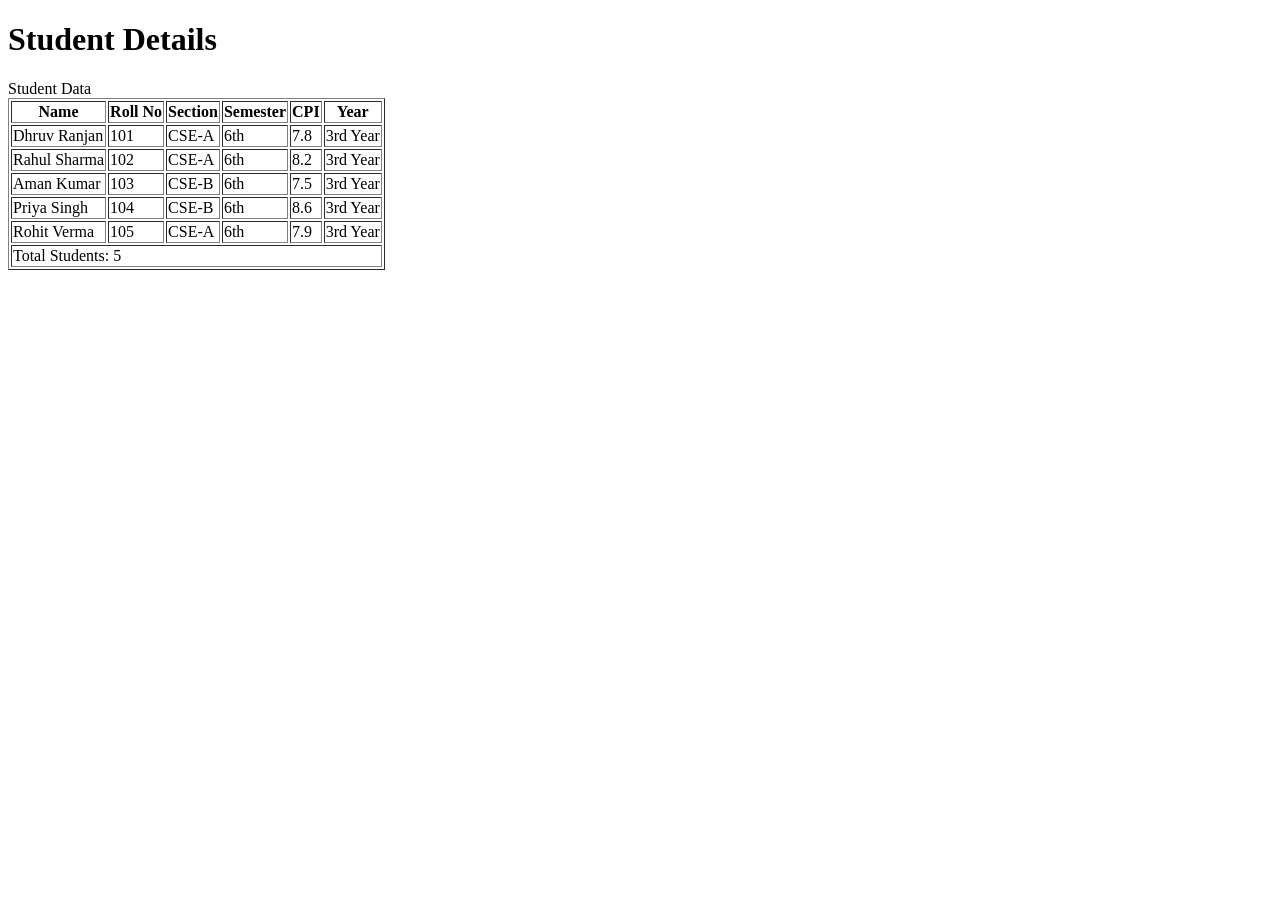
<file: html-practice/gcr-codebase/tables/table.html>
<!DOCTYPE html>
<html>

<head>
    <title>Student Table</title>
</head>

<body>

    <h1>Student Details</h1>

    <!-- Table start -->
     <caption>Student Data</caption>
    <table border="1">

        <!-- Table Heading -->
        <tr>
            <th>Name</th>
            <th>Roll No</th>
            <th>Section</th>
            <th>Semester</th>
            <th>CPI</th>
            <th>Year</th>
        </tr>
<tbody>
        <!-- Student 1 -->
        <tr>
            <td>Dhruv Ranjan</td>
            <td>101</td>
            <td>CSE-A</td>
            <td>6th</td>
            <td>7.8</td>
            <td>3rd Year</td>
        </tr>

        <!-- Student 2 -->
        <tr>
            <td>Rahul Sharma</td>
            <td>102</td>
            <td>CSE-A</td>
            <td>6th</td>
            <td>8.2</td>
            <td>3rd Year</td>
        </tr>

        <!-- Student 3 -->
        <tr>
            <td>Aman Kumar</td>
            <td>103</td>
            <td>CSE-B</td>
            <td>6th</td>
            <td>7.5</td>
            <td>3rd Year</td>
        </tr>

        <!-- Student 4 -->
        <tr>
            <td>Priya Singh</td>
            <td>104</td>
            <td>CSE-B</td>
            <td>6th</td>
            <td>8.6</td>
            <td>3rd Year</td>
        </tr>

        <!-- Student 5 -->
        <tr>
            <td>Rohit Verma</td>
            <td>105</td>
            <td>CSE-A</td>
            <td>6th</td>
            <td>7.9</td>
            <td>3rd Year</td>
        </tr>
        </tbody>
    <tfoot>
            <tr>
                <td colspan="6">
                    Total Students: 5
                </td>
            </tr>
        </tfoot>
    </table>

</body>

</html>
</file>
<file: css-practice/gcr-codebase/css-basics/basic.css>
h2{
    color: blueviolet;
    background-color: brown;
    
}
a,li{
    color: black;
}
 li{
    color: black;
} 
 .hello{
    color: burlywood;
 }
 #nihal{
    color: black;
    background-color: darkcyan;
 }
 h1 {
    color: red;
}

.heading {
    color: blue;
}

#title {
    color: green;
}
div p {
    color: red;
}
div > p {
    color: blue;
}


h1 + p {
    color: red;
}
h1 ~ p {
    color: green;
}


button:hover {
    color: red;
}
button:active {
    color: red;
}

input:focus {
    border: 2px solid blue;
}


p:first-child {
    color: red;
}
p:last-child {
    color: blue;
}
  /* *{
    color: orange;
    background-color: black;
  } */
</file>
<file: css-practice/gcr-codebase/positioning/index.css>
/* =========================
   BASIC
   ========================= */

* {
    box-sizing: border-box;
}

body {
    margin: 0;
    font-family: Arial, sans-serif;
    background-color: #f5f7fb;
    color: #222;
}


/* =========================
   HEADER
   ========================= */

header {
    text-align: center;
    padding: 50px 20px;

    background: linear-gradient(
        135deg,
        #4f46e5,
        #7c3aed
    );

    color: white;
}

header h1 {
    margin: 0;
    font-size: 42px;
}

header p {
    font-size: 18px;
}


/* =========================
   SECTION
   ========================= */

section {
    width: 90%;
    max-width: 1100px;
    margin: 50px auto;
}

section > h2 {
    text-align: center;
    font-size: 32px;
    margin-bottom: 10px;
}

.description {
    text-align: center;
    color: #666;
    margin-bottom: 35px;
}


/* =========================
   POSITION CARDS
   ========================= */

.position-container {
    display: grid;

    grid-template-columns:
        repeat(auto-fit, minmax(200px, 1fr));

    gap: 20px;
}

.position-card {
    background-color: white;

    padding: 25px;

    border-radius: 15px;

    box-shadow:
        0 5px 20px rgba(0, 0, 0, 0.08);

    text-align: center;
}

.position-card h3 {
    margin-top: 0;
}


/* =========================
   POSITION DEMO
   ========================= */

.demo {
    width: 130px;
    height: 70px;

    margin: 20px auto;

    display: flex;

    justify-content: center;
    align-items: center;

    border-radius: 10px;

    font-weight: bold;
}


/* Static */

.static {
    position: static;

    background-color: #bfdbfe;
}


/* Relative */

.relative {
    position: relative;

    left: 20px;

    background-color: #bbf7d0;
}


/* Absolute Parent */

.absolute-parent {
    position: relative;

    height: 120px;

    background-color: #f3f4f6;

    border-radius: 10px;
}


/* Absolute */

.absolute {
    position: absolute;

    top: 15px;
    right: 15px;

    background-color: #ddd6fe;
}


/* Fixed */

.fixed-demo {
    position: fixed;

    right: 25px;
    bottom: 25px;

    z-index: 10;

    background-color: #fed7aa;

    box-shadow:
        0 5px 20px rgba(0, 0, 0, 0.2);
}


/* Sticky */

.sticky-demo {
    position: sticky;

    top: 10px;

    background-color: #fbcfe8;
}


/* =========================
   FLEXBOX TOPICS
   ========================= */

.topic {
    background-color: white;

    padding: 25px;

    margin-bottom: 25px;

    border-radius: 15px;

    box-shadow:
        0 5px 20px rgba(0, 0, 0, 0.07);
}

.topic h3 {
    margin-top: 0;
}


/* =========================
   FLEX CONTAINER
   ========================= */

.flex-container {
    display: flex;

    gap: 15px;

    padding: 20px;

    background-color: #eef2ff;

    border-radius: 10px;
}

.flex-container div {
    width: 70px;
    height: 70px;

    display: flex;

    justify-content: center;
    align-items: center;

    background-color: #6366f1;

    color: white;

    border-radius: 10px;

    font-weight: bold;
}


/* =========================
   FLEX ITEMS
   ========================= */

.flex-items {
    display: flex;

    gap: 15px;

    padding: 20px;

    background-color: #ecfdf5;

    border-radius: 10px;
}

.flex-items div {
    padding: 20px 25px;

    background-color: #10b981;

    color: white;

    border-radius: 10px;

    font-weight: bold;
}


/* =========================
   JUSTIFY CONTENT
   ========================= */

.justify-container {
    display: flex;

    justify-content: space-between;

    padding: 20px;

    background-color: #faf5ff;

    border-radius: 10px;
}

.justify-container div {
    width: 60px;
    height: 60px;

    display: flex;

    justify-content: center;
    align-items: center;

    background-color: #8b5cf6;

    color: white;

    border-radius: 10px;

    font-weight: bold;
}


/* =========================
   ALIGN ITEMS
   ========================= */

.align-container {
    height: 180px;

    display: flex;

    align-items: center;

    gap: 15px;

    padding: 20px;

    background-color: #fff7ed;

    border-radius: 10px;
}

.align-container div {
    width: 60px;
    height: 60px;

    display: flex;

    justify-content: center;
    align-items: center;

    background-color: #f97316;

    color: white;

    border-radius: 10px;

    font-weight: bold;
}


/* =========================
   FOOTER
   ========================= */

footer {
    text-align: center;

    padding: 30px;

    background-color: #111827;

    color: white;

    margin-top: 60px;
}

footer h3 {
    margin-bottom: 5px;
}
</file>
